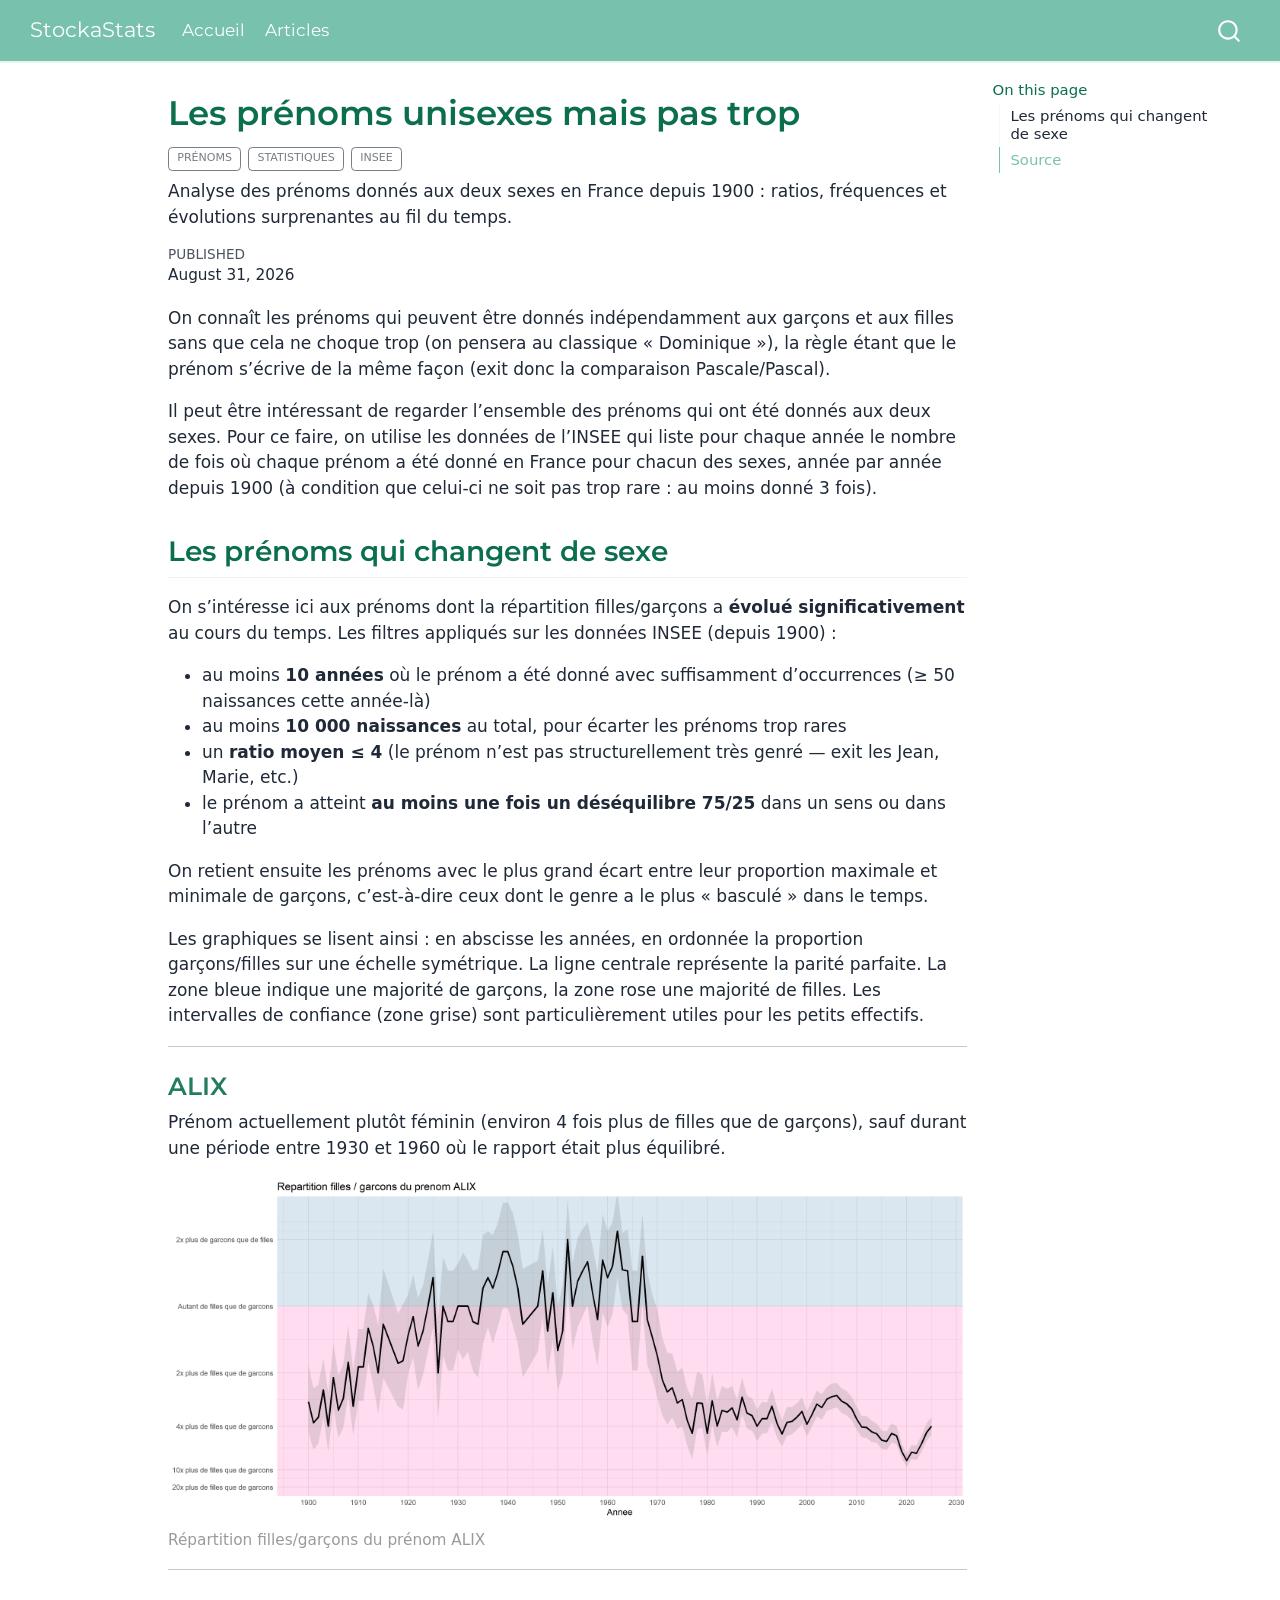
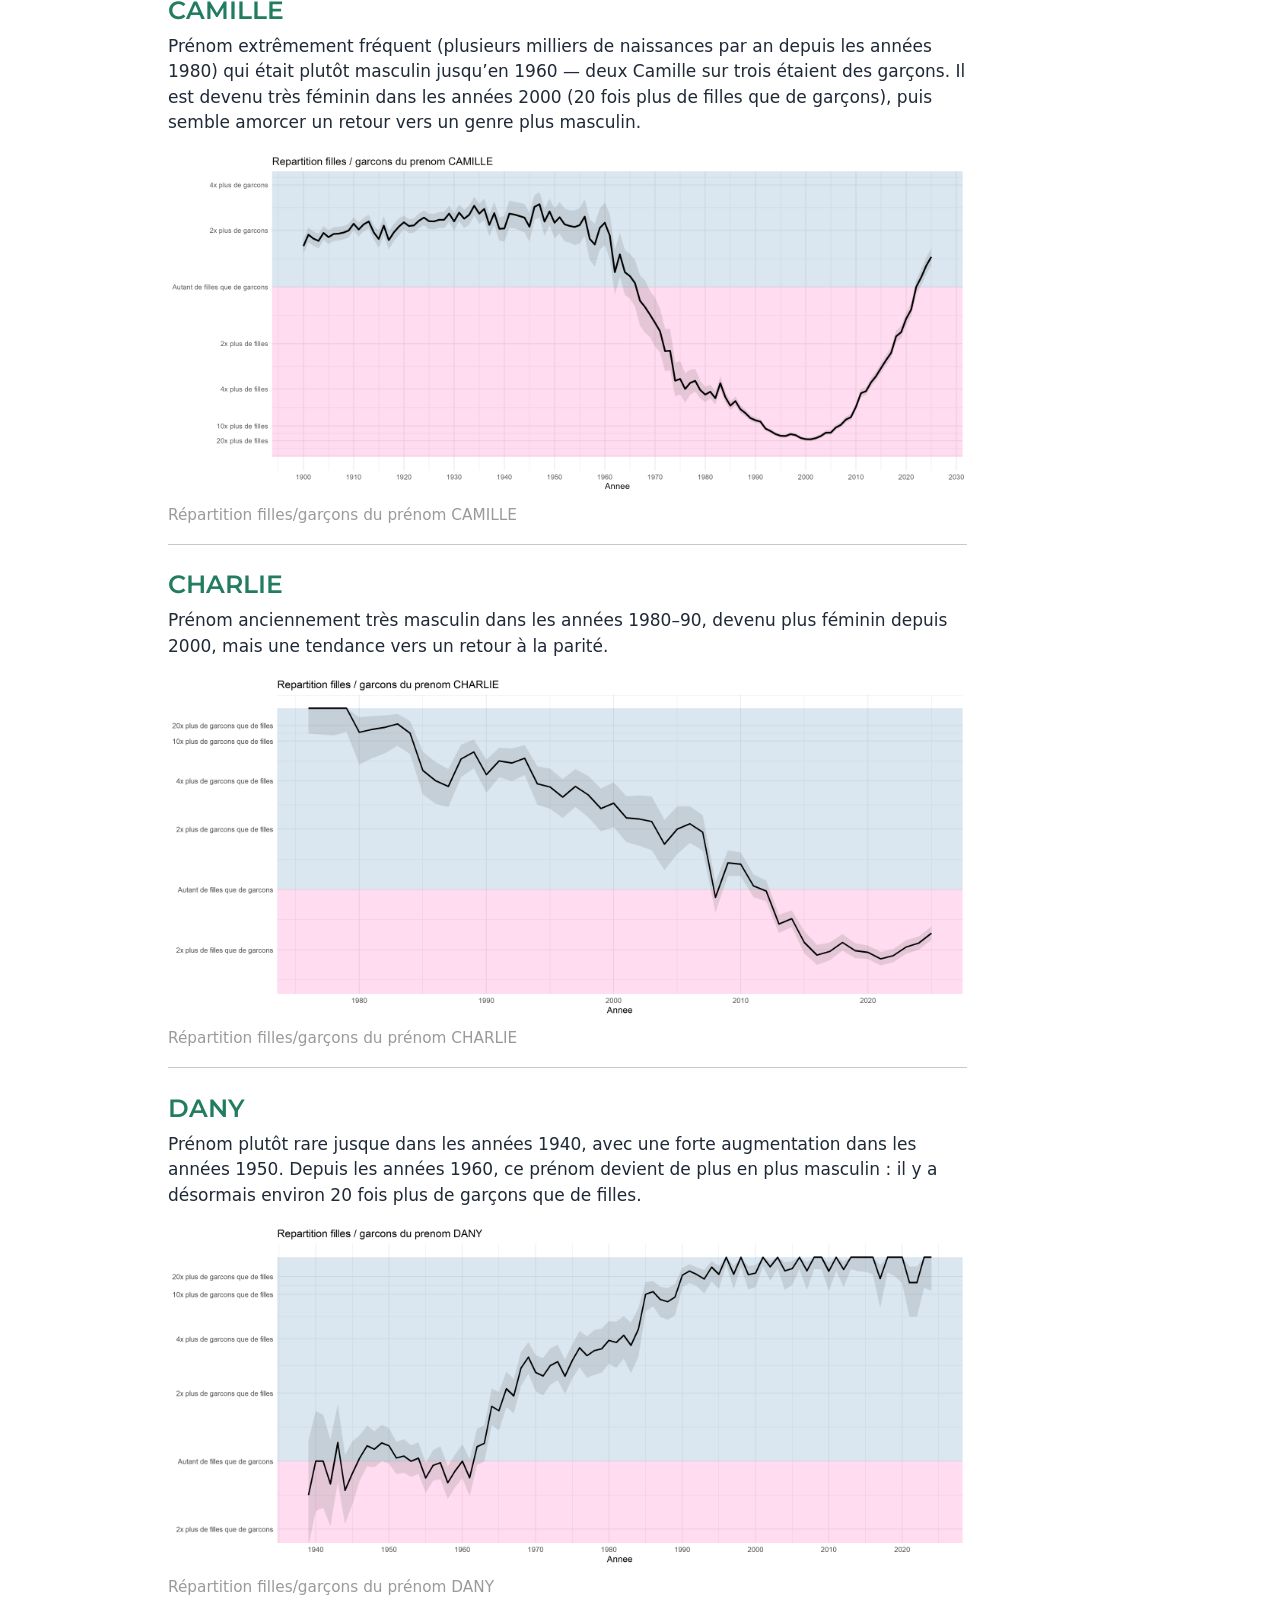
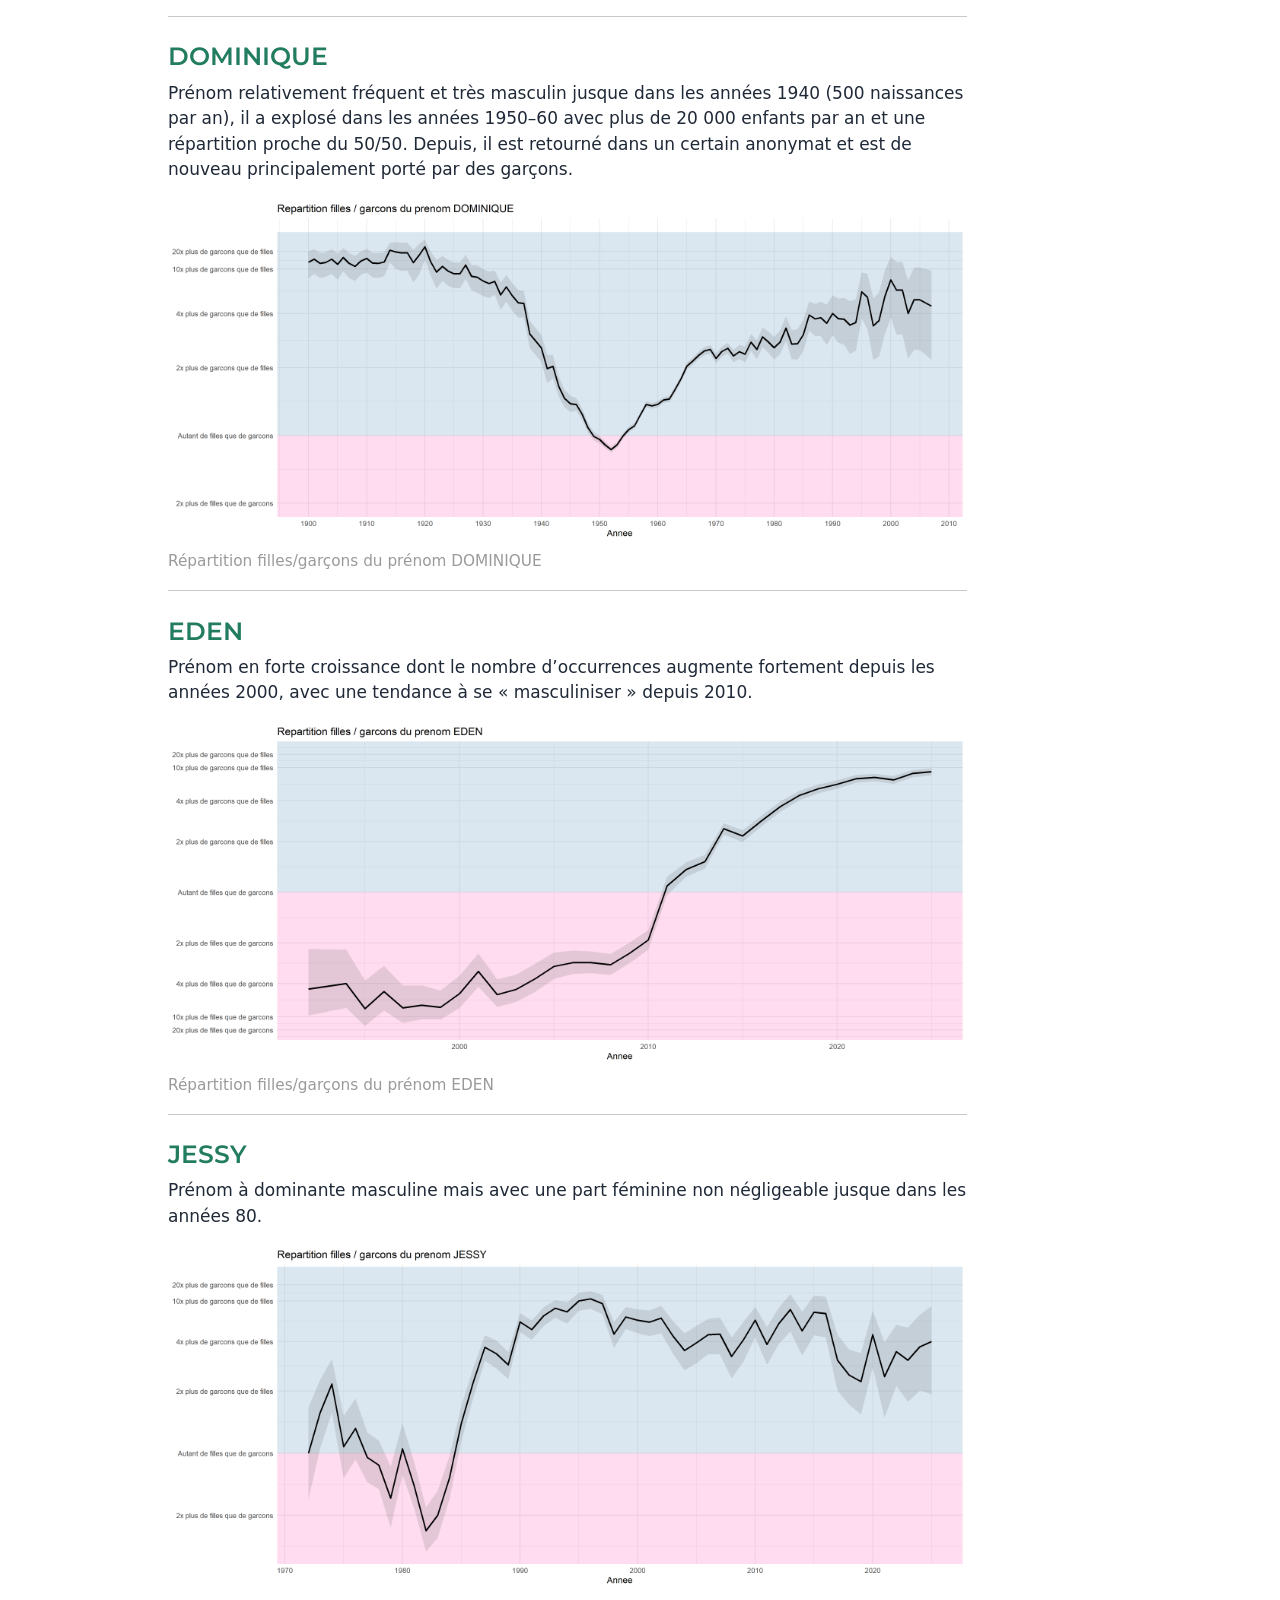
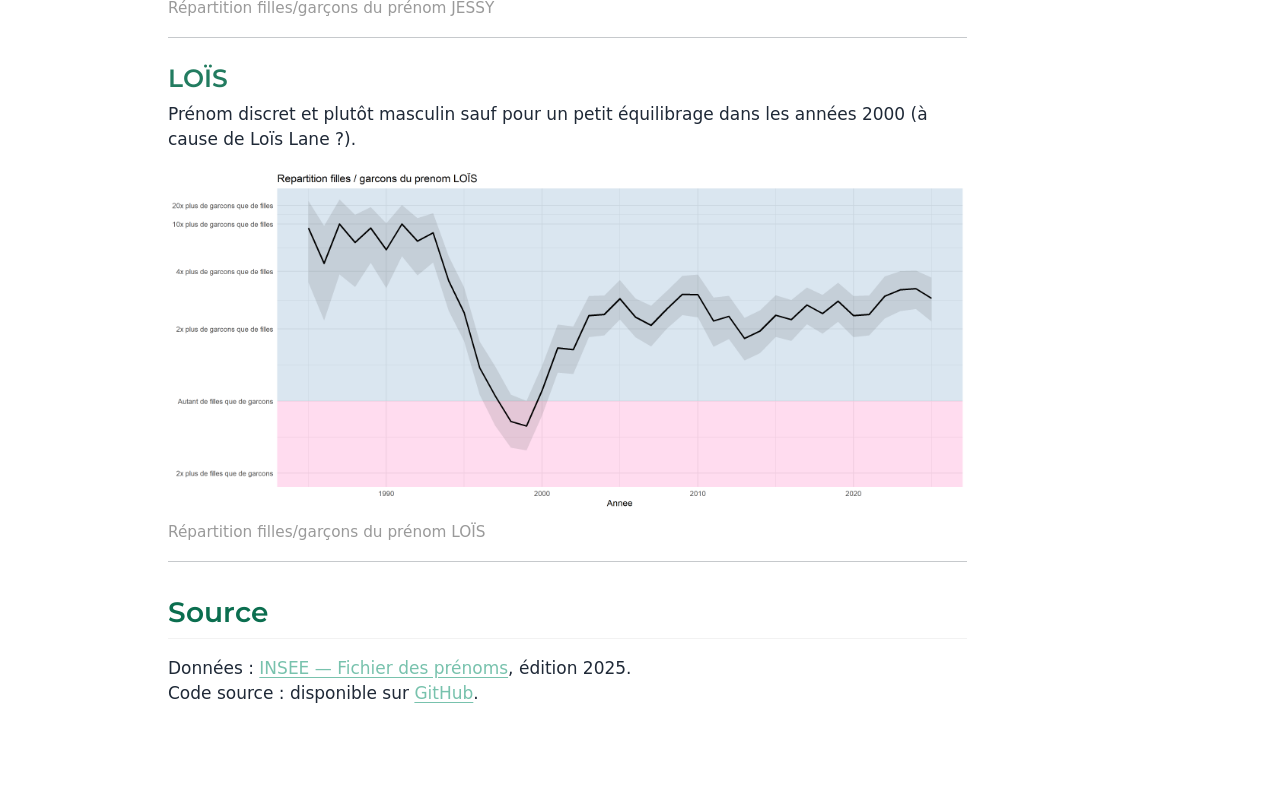
<file: docs/articles/prenoms-unisexes/index.html>
<!DOCTYPE html>
<html xmlns="http://www.w3.org/1999/xhtml" lang="en" xml:lang="en"><head>

<meta charset="utf-8">
<meta name="generator" content="quarto-1.10.18">

<meta name="viewport" content="width=device-width, initial-scale=1.0, user-scalable=yes">

<meta name="dcterms.date" content="2026-08-31">
<meta name="description" content="Analyse des prénoms donnés aux deux sexes en France depuis 1900 : ratios, fréquences et évolutions surprenantes au fil du temps.">

<title>Les prénoms unisexes mais pas trop – StockaStats</title>
<style>
/* Default styles provided by pandoc.
** See https://pandoc.org/MANUAL.html#variables-for-html for config info.
*/
span.smallcaps{font-variant: small-caps;}
div.columns{display: flex; gap: 1.5em;}
div.column{flex: auto;}
@media screen {
div.columns{gap: min(4vw, 1.5em);}
div.column{overflow-x: auto;}
}
div.hanging-indent{margin-left: 1.5em; text-indent: -1.5em;}
ul.task-list{list-style: none;}
ul.task-list li input[type="checkbox"] {
  width: 0.8em;
  margin: 0 0.8em 0.2em -1em; /* quarto-specific, see https://github.com/quarto-dev/quarto-cli/issues/4556 */ 
  vertical-align: middle;
}
</style>


<script src="../../site_libs/quarto-nav/quarto-nav.js"></script>
<script src="../../site_libs/quarto-nav/headroom.min.js"></script>
<script src="../../site_libs/clipboard/clipboard.min.js"></script>
<script src="../../site_libs/quarto-search/autocomplete.umd.js"></script>
<script src="../../site_libs/quarto-search/fuse.min.js"></script>
<script src="../../site_libs/quarto-search/quarto-search.js"></script>
<meta name="quarto:offset" content="../../">
<script src="../../site_libs/quarto-html/quarto.js" type="module"></script>
<script src="../../site_libs/quarto-html/tabsets/tabsets.js" type="module"></script>
<script src="../../site_libs/quarto-html/popper.min.js"></script>
<script src="../../site_libs/quarto-html/tippy.umd.min.js"></script>
<script src="../../site_libs/quarto-html/anchor.min.js"></script>
<link href="../../site_libs/quarto-html/tippy.css" rel="stylesheet">
<link href="../../site_libs/quarto-html/quarto-syntax-highlighting-64a204ab8560d761af7679ceaba22944.css" rel="stylesheet" id="quarto-text-highlighting-styles">
<script src="../../site_libs/bootstrap/bootstrap.min.js"></script>
<link href="../../site_libs/bootstrap/bootstrap-icons.css" rel="stylesheet">
<link href="../../site_libs/bootstrap/bootstrap-0c993683fdd6a26c1aa2f976085b22ef.min.css" rel="stylesheet" append-hash="true" id="quarto-bootstrap" data-mode="light">
<script id="quarto-search-options" type="application/json">{
  "location": "navbar",
  "copy-button": false,
  "collapse-after": 3,
  "panel-placement": "end",
  "type": "overlay",
  "limit": 50,
  "keyboard-shortcut": [
    "f",
    "/",
    "s"
  ],
  "show-item-context": false,
  "language": {
    "search-no-results-text": "No results",
    "search-matching-documents-text": "matching documents",
    "search-copy-link-title": "Copy link to search",
    "search-hide-matches-text": "Hide additional matches",
    "search-more-match-text": "more match in this document",
    "search-more-matches-text": "more matches in this document",
    "search-clear-button-title": "Clear",
    "search-text-placeholder": "",
    "search-detached-cancel-button-title": "Cancel",
    "search-submit-button-title": "Submit",
    "search-label": "Search"
  }
}</script>


<link rel="stylesheet" href="../../styles.css">
</head>

<body class="nav-fixed quarto-light">

<div id="quarto-search-results"></div>
  <header id="quarto-header" class="headroom fixed-top">
    <nav class="navbar navbar-expand-lg " data-bs-theme="dark">
      <div class="navbar-container container-fluid">
      <div class="navbar-brand-container mx-auto">
    <a class="navbar-brand" href="../../index.html">
    <span class="navbar-title">StockaStats</span>
    </a>
  </div>
            <div id="quarto-search" class="" title="Search"></div>
          <button class="navbar-toggler" type="button" data-bs-toggle="collapse" data-bs-target="#navbarCollapse" aria-controls="navbarCollapse" role="menu" aria-expanded="false" aria-label="Toggle navigation" onclick="if (window.quartoToggleHeadroom) { window.quartoToggleHeadroom(); }">
  <span class="navbar-toggler-icon"></span>
</button>
          <div class="collapse navbar-collapse" id="navbarCollapse">
            <ul class="navbar-nav navbar-nav-scroll me-auto">
  <li class="nav-item">
    <a class="nav-link" href="../../index.html"> 
<span class="menu-text">Accueil</span></a>
  </li>  
  <li class="nav-item">
    <a class="nav-link" href="../../articles/index.html"> 
<span class="menu-text">Articles</span></a>
  </li>  
</ul>
          </div> <!-- /navcollapse -->
            <div class="quarto-navbar-tools">
</div>
      </div> <!-- /container-fluid -->
    </nav>
</header>
<!-- content -->
<div id="quarto-content" class="quarto-container page-columns page-rows-contents page-layout-article page-navbar">
<!-- sidebar -->
<!-- margin-sidebar -->
    <div id="quarto-margin-sidebar" class="sidebar margin-sidebar">
        <nav id="TOC" role="doc-toc" class="toc-active">
    <h2 id="toc-title">On this page</h2>
   
  <ul>
  <li><a href="#les-prénoms-qui-changent-de-sexe" id="toc-les-prénoms-qui-changent-de-sexe" class="nav-link active" data-scroll-target="#les-prénoms-qui-changent-de-sexe">Les prénoms qui changent de sexe</a>
  <ul class="collapse">
  <li><a href="#alix" id="toc-alix" class="nav-link" data-scroll-target="#alix">ALIX</a></li>
  <li><a href="#camille" id="toc-camille" class="nav-link" data-scroll-target="#camille">CAMILLE</a></li>
  <li><a href="#charlie" id="toc-charlie" class="nav-link" data-scroll-target="#charlie">CHARLIE</a></li>
  <li><a href="#dany" id="toc-dany" class="nav-link" data-scroll-target="#dany">DANY</a></li>
  <li><a href="#dominique" id="toc-dominique" class="nav-link" data-scroll-target="#dominique">DOMINIQUE</a></li>
  <li><a href="#eden" id="toc-eden" class="nav-link" data-scroll-target="#eden">EDEN</a></li>
  <li><a href="#jessy" id="toc-jessy" class="nav-link" data-scroll-target="#jessy">JESSY</a></li>
  <li><a href="#loïs" id="toc-loïs" class="nav-link" data-scroll-target="#loïs">LOÏS</a></li>
  </ul></li>
  <li><a href="#source" id="toc-source" class="nav-link" data-scroll-target="#source">Source</a></li>
  </ul>
</nav>
    </div>
<!-- main -->
<main class="content" id="quarto-document-content">

<header id="title-block-header" class="quarto-title-block default">
<div class="quarto-title">
<h1 class="title">Les prénoms unisexes mais pas trop</h1>
  <div class="quarto-categories">
    <div class="quarto-category">prénoms</div>
    <div class="quarto-category">statistiques</div>
    <div class="quarto-category">INSEE</div>
  </div>
  </div>

<div>
  <div class="description">
    Analyse des prénoms donnés aux deux sexes en France depuis 1900 : ratios, fréquences et évolutions surprenantes au fil du temps.
  </div>
</div>


<div class="quarto-title-meta">

    
    <div>
    <div class="quarto-title-meta-heading">Published</div>
    <div class="quarto-title-meta-contents">
      <p class="date">August 31, 2026</p>
    </div>
  </div>
  
    
  </div>
  


</header>


<p>On connaît les prénoms qui peuvent être donnés indépendamment aux garçons et aux filles sans que cela ne choque trop (on pensera au classique « Dominique »), la règle étant que le prénom s’écrive de la même façon (exit donc la comparaison Pascale/Pascal).</p>
<p>Il peut être intéressant de regarder l’ensemble des prénoms qui ont été donnés aux deux sexes. Pour ce faire, on utilise les données de l’INSEE qui liste pour chaque année le nombre de fois où chaque prénom a été donné en France pour chacun des sexes, année par année depuis 1900 (à condition que celui-ci ne soit pas trop rare : au moins donné 3 fois).</p>
<section id="les-prénoms-qui-changent-de-sexe" class="level2">
<h2 class="anchored" data-anchor-id="les-prénoms-qui-changent-de-sexe">Les prénoms qui changent de sexe</h2>
<p>On s’intéresse ici aux prénoms dont la répartition filles/garçons a <strong>évolué significativement</strong> au cours du temps. Les filtres appliqués sur les données INSEE (depuis 1900) :</p>
<ul>
<li>au moins <strong>10 années</strong> où le prénom a été donné avec suffisamment d’occurrences (≥ 50 naissances cette année-là)</li>
<li>au moins <strong>10 000 naissances</strong> au total, pour écarter les prénoms trop rares</li>
<li>un <strong>ratio moyen ≤ 4</strong> (le prénom n’est pas structurellement très genré — exit les Jean, Marie, etc.)</li>
<li>le prénom a atteint <strong>au moins une fois un déséquilibre 75/25</strong> dans un sens ou dans l’autre</li>
</ul>
<p>On retient ensuite les prénoms avec le plus grand écart entre leur proportion maximale et minimale de garçons, c’est-à-dire ceux dont le genre a le plus « basculé » dans le temps.</p>
<p>Les graphiques se lisent ainsi : en abscisse les années, en ordonnée la proportion garçons/filles sur une échelle symétrique. La ligne centrale représente la parité parfaite. La zone bleue indique une majorité de garçons, la zone rose une majorité de filles. Les intervalles de confiance (zone grise) sont particulièrement utiles pour les petits effectifs.</p>
<hr>
<section id="alix" class="level3">
<h3 class="anchored" data-anchor-id="alix">ALIX</h3>
<p>Prénom actuellement plutôt féminin (environ 4 fois plus de filles que de garçons), sauf durant une période entre 1930 et 1960 où le rapport était plus équilibré.</p>
<div class="quarto-figure quarto-figure-center">
<figure class="figure">
<p><img src="ALIX.png" class="img-fluid figure-img"></p>
<figcaption>Répartition filles/garçons du prénom ALIX</figcaption>
</figure>
</div>
<hr>
</section>
<section id="camille" class="level3">
<h3 class="anchored" data-anchor-id="camille">CAMILLE</h3>
<p>Prénom extrêmement fréquent (plusieurs milliers de naissances par an depuis les années 1980) qui était plutôt masculin jusqu’en 1960 — deux Camille sur trois étaient des garçons. Il est devenu très féminin dans les années 2000 (20 fois plus de filles que de garçons), puis semble amorcer un retour vers un genre plus masculin.</p>
<div class="quarto-figure quarto-figure-center">
<figure class="figure">
<p><img src="CAMILLE.png" class="img-fluid figure-img"></p>
<figcaption>Répartition filles/garçons du prénom CAMILLE</figcaption>
</figure>
</div>
<hr>
</section>
<section id="charlie" class="level3">
<h3 class="anchored" data-anchor-id="charlie">CHARLIE</h3>
<p>Prénom anciennement très masculin dans les années 1980–90, devenu plus féminin depuis 2000, mais une tendance vers un retour à la parité.</p>
<div class="quarto-figure quarto-figure-center">
<figure class="figure">
<p><img src="CHARLIE.png" class="img-fluid figure-img"></p>
<figcaption>Répartition filles/garçons du prénom CHARLIE</figcaption>
</figure>
</div>
<hr>
</section>
<section id="dany" class="level3">
<h3 class="anchored" data-anchor-id="dany">DANY</h3>
<p>Prénom plutôt rare jusque dans les années 1940, avec une forte augmentation dans les années 1950. Depuis les années 1960, ce prénom devient de plus en plus masculin : il y a désormais environ 20 fois plus de garçons que de filles.</p>
<div class="quarto-figure quarto-figure-center">
<figure class="figure">
<p><img src="DANY.png" class="img-fluid figure-img"></p>
<figcaption>Répartition filles/garçons du prénom DANY</figcaption>
</figure>
</div>
<hr>
</section>
<section id="dominique" class="level3">
<h3 class="anchored" data-anchor-id="dominique">DOMINIQUE</h3>
<p>Prénom relativement fréquent et très masculin jusque dans les années 1940 (500 naissances par an), il a explosé dans les années 1950–60 avec plus de 20 000 enfants par an et une répartition proche du 50/50. Depuis, il est retourné dans un certain anonymat et est de nouveau principalement porté par des garçons.</p>
<div class="quarto-figure quarto-figure-center">
<figure class="figure">
<p><img src="DOMINIQUE.png" class="img-fluid figure-img"></p>
<figcaption>Répartition filles/garçons du prénom DOMINIQUE</figcaption>
</figure>
</div>
<hr>
</section>
<section id="eden" class="level3">
<h3 class="anchored" data-anchor-id="eden">EDEN</h3>
<p>Prénom en forte croissance dont le nombre d’occurrences augmente fortement depuis les années 2000, avec une tendance à se « masculiniser » depuis 2010.</p>
<div class="quarto-figure quarto-figure-center">
<figure class="figure">
<p><img src="EDEN.png" class="img-fluid figure-img"></p>
<figcaption>Répartition filles/garçons du prénom EDEN</figcaption>
</figure>
</div>
<hr>
</section>
<section id="jessy" class="level3">
<h3 class="anchored" data-anchor-id="jessy">JESSY</h3>
<p>Prénom à dominante masculine mais avec une part féminine non négligeable jusque dans les années 80.</p>
<div class="quarto-figure quarto-figure-center">
<figure class="figure">
<p><img src="JESSY.png" class="img-fluid figure-img"></p>
<figcaption>Répartition filles/garçons du prénom JESSY</figcaption>
</figure>
</div>
<hr>
</section>
<section id="loïs" class="level3">
<h3 class="anchored" data-anchor-id="loïs">LOÏS</h3>
<p>Prénom discret et plutôt masculin sauf pour un petit équilibrage dans les années 2000 (à cause de Loïs Lane ?).</p>
<div class="quarto-figure quarto-figure-center">
<figure class="figure">
<p><img src="LOÏS.png" class="img-fluid figure-img"></p>
<figcaption>Répartition filles/garçons du prénom LOÏS</figcaption>
</figure>
</div>
<hr>
</section>
</section>
<section id="source" class="level2">
<h2 class="anchored" data-anchor-id="source">Source</h2>
<p>Données : <a href="https://www.insee.fr/fr/statistiques/7633685">INSEE — Fichier des prénoms</a>, édition 2025.<br>
Code source : disponible sur <a href="https://github.com/AAudes/Prenom_genre">GitHub</a>.</p>


</section>

</main> <!-- /main -->
<script id="quarto-html-after-body" type="application/javascript">
  window.document.addEventListener("DOMContentLoaded", function (event) {
    const icon = "";
    const anchorJS = new window.AnchorJS();
    anchorJS.options = {
      placement: 'right',
      icon: icon
    };
    anchorJS.add('.anchored');
    const isCodeAnnotation = (el) => {
      for (const clz of el.classList) {
        if (clz.startsWith('code-annotation-')) {                     
          return true;
        }
      }
      return false;
    }
    const onCopySuccess = function(e) {
      // button target
      const button = e.trigger;
      // don't keep focus
      button.blur();
      // flash "checked"
      button.classList.add('code-copy-button-checked');
      var currentTitle = button.getAttribute("title");
      button.setAttribute("title", "Copied!");
      let tooltip;
      if (window.bootstrap) {
        button.setAttribute("data-bs-toggle", "tooltip");
        button.setAttribute("data-bs-placement", "left");
        button.setAttribute("data-bs-title", "Copied!");
        tooltip = new bootstrap.Tooltip(button, 
          { trigger: "manual", 
            customClass: "code-copy-button-tooltip",
            offset: [0, -8]});
        tooltip.show();    
      }
      setTimeout(function() {
        if (tooltip) {
          tooltip.hide();
          button.removeAttribute("data-bs-title");
          button.removeAttribute("data-bs-toggle");
          button.removeAttribute("data-bs-placement");
        }
        button.setAttribute("title", currentTitle);
        button.classList.remove('code-copy-button-checked');
      }, 1000);
      // clear code selection
      e.clearSelection();
    }
    const getTextToCopy = function(trigger) {
      const outerScaffold = trigger.parentElement.cloneNode(true);
      const codeEl = outerScaffold.querySelector('code');
      for (const childEl of codeEl.children) {
        if (isCodeAnnotation(childEl)) {
          childEl.remove();
        }
      }
      return codeEl.innerText;
    }
    const clipboard = new window.ClipboardJS('.code-copy-button:not([data-in-quarto-modal])', {
      text: getTextToCopy
    });
    clipboard.on('success', onCopySuccess);
    if (window.document.getElementById('quarto-embedded-source-code-modal')) {
      const clipboardModal = new window.ClipboardJS('.code-copy-button[data-in-quarto-modal]', {
        text: getTextToCopy,
        container: window.document.getElementById('quarto-embedded-source-code-modal')
      });
      clipboardModal.on('success', onCopySuccess);
    }
      var localhostRegex = new RegExp(/^(?:http|https):\/\/localhost\:?[0-9]*\//);
      var mailtoRegex = new RegExp(/^mailto:/);
        var filterRegex = new RegExp("https:\/\/aaudes\.github\.io\/stockastats\.github\.io");
      var isInternal = (href) => {
          return filterRegex.test(href) || localhostRegex.test(href) || mailtoRegex.test(href);
      }
      // Inspect non-navigation links and adorn them if external
     var links = window.document.querySelectorAll('a[href]:not(.nav-link):not(.navbar-brand):not(.toc-action):not(.sidebar-link):not(.sidebar-item-toggle):not(.pagination-link):not(.no-external):not([aria-hidden]):not(.dropdown-item):not(.quarto-navigation-tool):not(.about-link)');
      for (var i=0; i<links.length; i++) {
        const link = links[i];
        if (!isInternal(link.href)) {
          // undo the damage that might have been done by quarto-nav.js in the case of
          // links that we want to consider external
          if (link.dataset.originalHref !== undefined) {
            link.href = link.dataset.originalHref;
          }
        }
      }
    function tippyHover(el, contentFn, onTriggerFn, onUntriggerFn) {
      const config = {
        allowHTML: true,
        maxWidth: 500,
        delay: 100,
        arrow: false,
        appendTo: function(el) {
            return el.parentElement;
        },
        interactive: true,
        interactiveBorder: 10,
        theme: 'quarto',
        placement: 'bottom-start',
      };
      if (contentFn) {
        config.content = contentFn;
      }
      if (onTriggerFn) {
        config.onTrigger = onTriggerFn;
      }
      if (onUntriggerFn) {
        config.onUntrigger = onUntriggerFn;
      }
      window.tippy(el, config); 
    }
    const noterefs = window.document.querySelectorAll('a[role="doc-noteref"]');
    for (var i=0; i<noterefs.length; i++) {
      const ref = noterefs[i];
      tippyHover(ref, function() {
        // use id or data attribute instead here
        let href = ref.getAttribute('data-footnote-href') || ref.getAttribute('href');
        try { href = new URL(href).hash; } catch {}
        const id = href.replace(/^#\/?/, "");
        const note = window.document.getElementById(id);
        if (note) {
          return note.innerHTML;
        } else {
          return "";
        }
      });
    }
    const xrefs = window.document.querySelectorAll('a.quarto-xref');
    const processXRef = (id, note) => {
      // Strip column container classes
      const stripColumnClz = (el) => {
        el.classList.remove("page-full", "page-columns");
        if (el.children) {
          for (const child of el.children) {
            stripColumnClz(child);
          }
        }
      }
      stripColumnClz(note)
      if (id === null || id.startsWith('sec-')) {
        // Special case sections, only their first couple elements
        const container = document.createElement("div");
        if (note.children && note.children.length > 2) {
          container.appendChild(note.children[0].cloneNode(true));
          for (let i = 1; i < note.children.length; i++) {
            const child = note.children[i];
            if (child.tagName === "P" && child.innerText === "") {
              continue;
            } else {
              container.appendChild(child.cloneNode(true));
              break;
            }
          }
          if (window.Quarto?.typesetMath) {
            window.Quarto.typesetMath(container);
          }
          return container.innerHTML
        } else {
          if (window.Quarto?.typesetMath) {
            window.Quarto.typesetMath(note);
          }
          return note.innerHTML;
        }
      } else {
        // Remove any anchor links if they are present
        const anchorLink = note.querySelector('a.anchorjs-link');
        if (anchorLink) {
          anchorLink.remove();
        }
        if (window.Quarto?.typesetMath) {
          window.Quarto.typesetMath(note);
        }
        if (note.classList.contains("callout")) {
          return note.outerHTML;
        } else {
          return note.innerHTML;
        }
      }
    }
    for (var i=0; i<xrefs.length; i++) {
      const xref = xrefs[i];
      tippyHover(xref, undefined, function(instance) {
        instance.disable();
        let url = xref.getAttribute('href');
        let hash = undefined; 
        if (url.startsWith('#')) {
          hash = url;
        } else {
          try { hash = new URL(url).hash; } catch {}
        }
        if (hash) {
          const id = hash.replace(/^#\/?/, "");
          const note = window.document.getElementById(id);
          if (note !== null) {
            try {
              const html = processXRef(id, note.cloneNode(true));
              instance.setContent(html);
            } finally {
              instance.enable();
              instance.show();
            }
          } else {
            // See if we can fetch this
            fetch(url.split('#')[0])
            .then(res => res.text())
            .then(html => {
              const parser = new DOMParser();
              const htmlDoc = parser.parseFromString(html, "text/html");
              const note = htmlDoc.getElementById(id);
              if (note !== null) {
                const html = processXRef(id, note);
                instance.setContent(html);
              } 
            }).finally(() => {
              instance.enable();
              instance.show();
            });
          }
        } else {
          // See if we can fetch a full url (with no hash to target)
          // This is a special case and we should probably do some content thinning / targeting
          fetch(url)
          .then(res => res.text())
          .then(html => {
            const parser = new DOMParser();
            const htmlDoc = parser.parseFromString(html, "text/html");
            const note = htmlDoc.querySelector('main.content');
            if (note !== null) {
              // This should only happen for chapter cross references
              // (since there is no id in the URL)
              // remove the first header
              if (note.children.length > 0 && note.children[0].tagName === "HEADER") {
                note.children[0].remove();
              }
              const html = processXRef(null, note);
              instance.setContent(html);
            } 
          }).finally(() => {
            instance.enable();
            instance.show();
          });
        }
      }, function(instance) {
      });
    }
        let selectedAnnoteEl;
        const selectorForAnnotation = ( cell, annotation) => {
          let cellAttr = 'data-code-cell="' + cell + '"';
          let lineAttr = 'data-code-annotation="' +  annotation + '"';
          const selector = 'span[' + cellAttr + '][' + lineAttr + ']';
          return selector;
        }
        const selectCodeLines = (annoteEl) => {
          const doc = window.document;
          const targetCell = annoteEl.getAttribute("data-target-cell");
          const targetAnnotation = annoteEl.getAttribute("data-target-annotation");
          const annoteSpan = window.document.querySelector(selectorForAnnotation(targetCell, targetAnnotation));
          const lines = annoteSpan.getAttribute("data-code-lines").split(",");
          const lineIds = lines.map((line) => {
            return targetCell + "-" + line;
          })
          let top = null;
          let height = null;
          let parent = null;
          if (lineIds.length > 0) {
              //compute the position of the single el (top and bottom and make a div)
              const el = window.document.getElementById(lineIds[0]);
              top = el.offsetTop;
              height = el.offsetHeight;
              parent = el.parentElement.parentElement;
            if (lineIds.length > 1) {
              const lastEl = window.document.getElementById(lineIds[lineIds.length - 1]);
              const bottom = lastEl.offsetTop + lastEl.offsetHeight;
              height = bottom - top;
            }
            if (top !== null && height !== null && parent !== null) {
              // cook up a div (if necessary) and position it 
              let div = window.document.getElementById("code-annotation-line-highlight");
              if (div === null) {
                div = window.document.createElement("div");
                div.setAttribute("id", "code-annotation-line-highlight");
                div.style.position = 'absolute';
                parent.appendChild(div);
              }
              div.style.top = top - 2 + "px";
              div.style.height = height + 4 + "px";
              div.style.left = 0;
              let gutterDiv = window.document.getElementById("code-annotation-line-highlight-gutter");
              if (gutterDiv === null) {
                gutterDiv = window.document.createElement("div");
                gutterDiv.setAttribute("id", "code-annotation-line-highlight-gutter");
                gutterDiv.style.position = 'absolute';
                const codeCell = window.document.getElementById(targetCell);
                const gutter = codeCell.querySelector('.code-annotation-gutter');
                gutter.appendChild(gutterDiv);
              }
              gutterDiv.style.top = top - 2 + "px";
              gutterDiv.style.height = height + 4 + "px";
            }
            selectedAnnoteEl = annoteEl;
          }
        };
        const unselectCodeLines = () => {
          const elementsIds = ["code-annotation-line-highlight", "code-annotation-line-highlight-gutter"];
          elementsIds.forEach((elId) => {
            const div = window.document.getElementById(elId);
            if (div) {
              div.remove();
            }
          });
          selectedAnnoteEl = undefined;
        };
          // Handle positioning of the toggle
      window.addEventListener(
        "resize",
        throttle(() => {
          elRect = undefined;
          if (selectedAnnoteEl) {
            selectCodeLines(selectedAnnoteEl);
          }
        }, 10)
      );
      function throttle(fn, ms) {
      let throttle = false;
      let timer;
        return (...args) => {
          if(!throttle) { // first call gets through
              fn.apply(this, args);
              throttle = true;
          } else { // all the others get throttled
              if(timer) clearTimeout(timer); // cancel #2
              timer = setTimeout(() => {
                fn.apply(this, args);
                timer = throttle = false;
              }, ms);
          }
        };
      }
        // Attach click handler to the DT
        const annoteDls = window.document.querySelectorAll('dt[data-target-cell]');
        for (const annoteDlNode of annoteDls) {
          annoteDlNode.addEventListener('click', (event) => {
            const clickedEl = event.target;
            if (clickedEl !== selectedAnnoteEl) {
              unselectCodeLines();
              const activeEl = window.document.querySelector('dt[data-target-cell].code-annotation-active');
              if (activeEl) {
                activeEl.classList.remove('code-annotation-active');
              }
              selectCodeLines(clickedEl);
              clickedEl.classList.add('code-annotation-active');
            } else {
              // Unselect the line
              unselectCodeLines();
              clickedEl.classList.remove('code-annotation-active');
            }
          });
        }
    const findCites = (el) => {
      const parentEl = el.parentElement;
      if (parentEl) {
        const cites = parentEl.dataset.cites;
        if (cites) {
          return {
            el,
            cites: cites.split(' ')
          };
        } else {
          return findCites(el.parentElement)
        }
      } else {
        return undefined;
      }
    };
    var bibliorefs = window.document.querySelectorAll('a[role="doc-biblioref"]');
    for (var i=0; i<bibliorefs.length; i++) {
      const ref = bibliorefs[i];
      const citeInfo = findCites(ref);
      if (citeInfo) {
        tippyHover(citeInfo.el, function() {
          var popup = window.document.createElement('div');
          citeInfo.cites.forEach(function(cite) {
            var citeDiv = window.document.createElement('div');
            citeDiv.classList.add('hanging-indent');
            citeDiv.classList.add('csl-entry');
            var biblioDiv = window.document.getElementById('ref-' + cite);
            if (biblioDiv) {
              citeDiv.innerHTML = biblioDiv.innerHTML;
            }
            popup.appendChild(citeDiv);
          });
          return popup.innerHTML;
        });
      }
    }
  });
  </script>
</div> <!-- /content -->




</body></html>
</file>
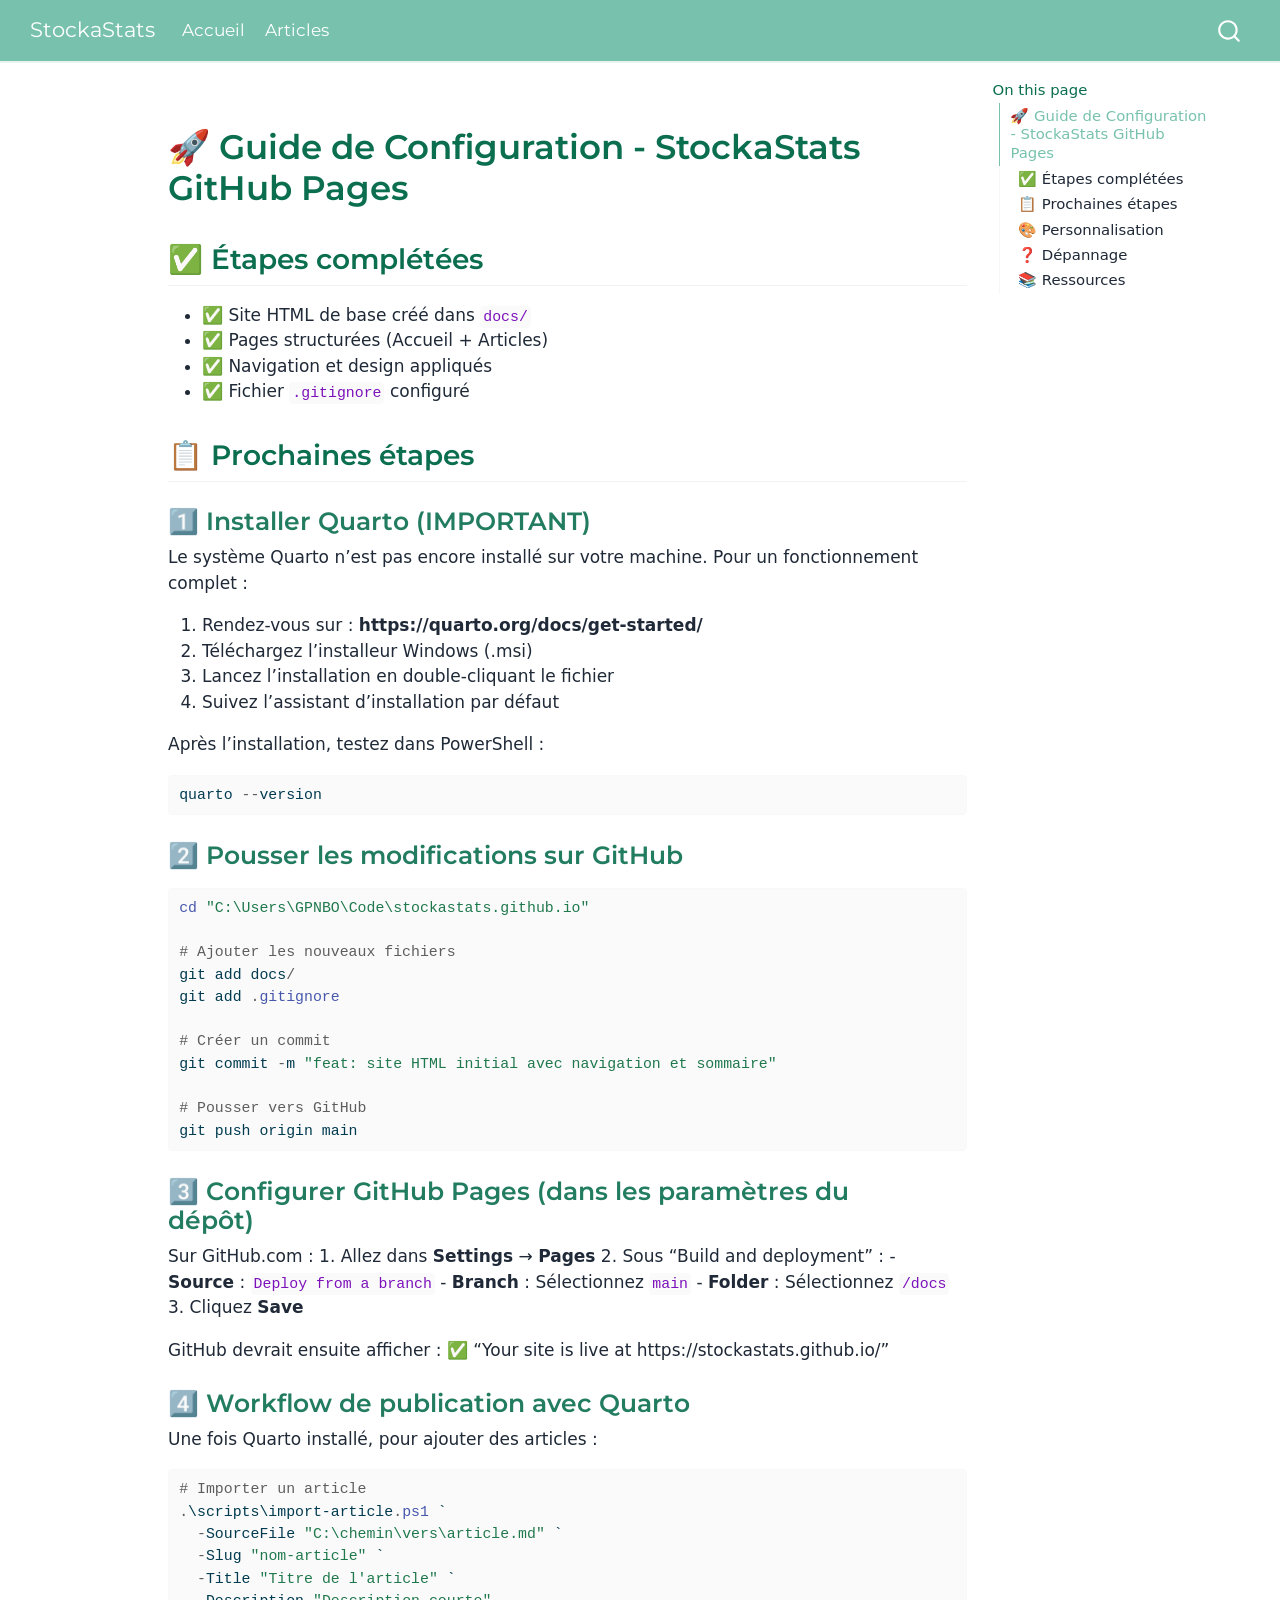
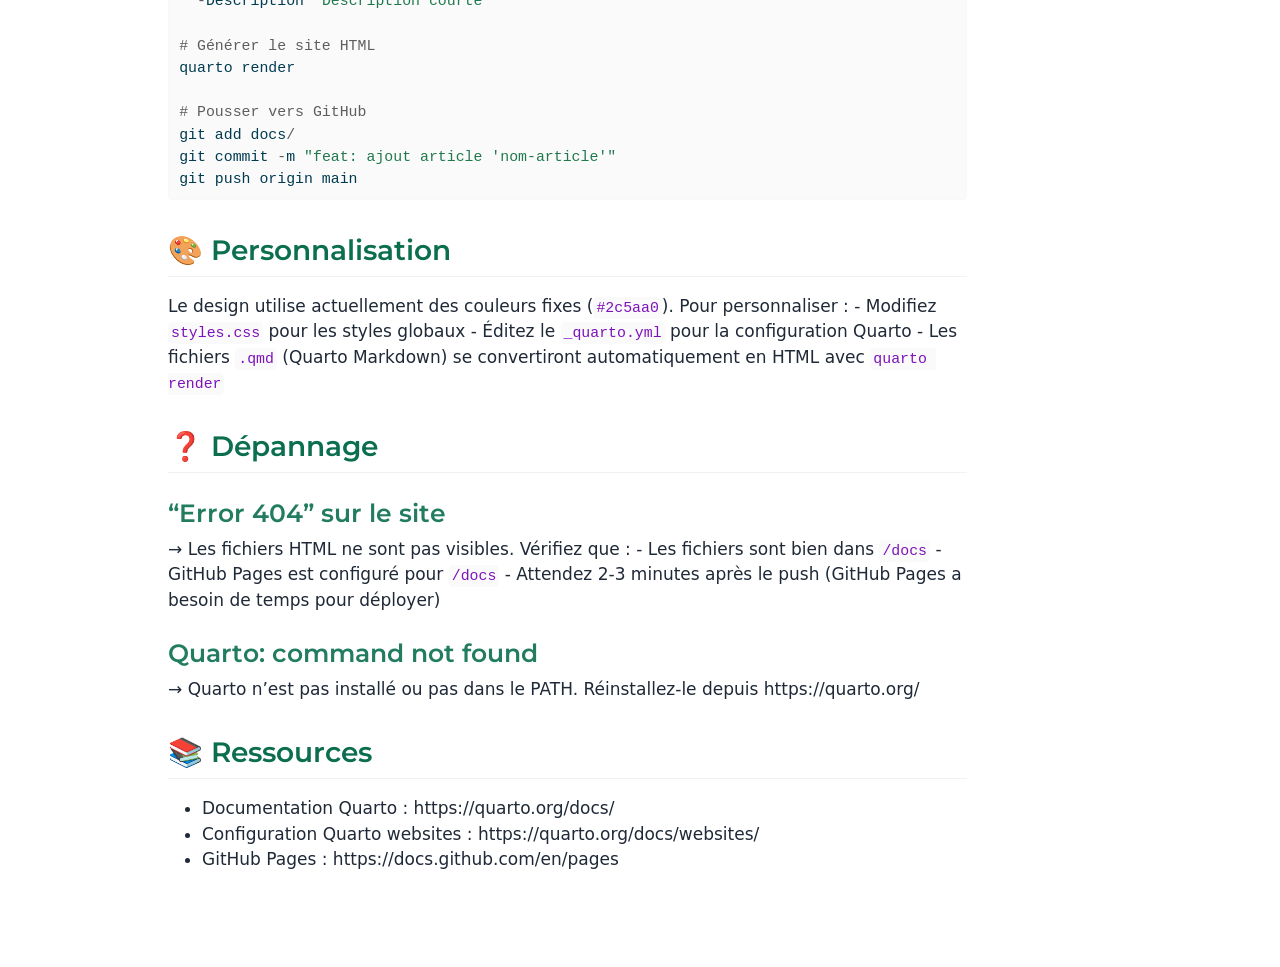
<file: docs/INSTALLATION.html>
<!DOCTYPE html>
<html xmlns="http://www.w3.org/1999/xhtml" lang="en" xml:lang="en"><head>

<meta charset="utf-8">
<meta name="generator" content="quarto-1.10.18">

<meta name="viewport" content="width=device-width, initial-scale=1.0, user-scalable=yes">


<title>installation – StockaStats</title>
<style>
/* Default styles provided by pandoc.
** See https://pandoc.org/MANUAL.html#variables-for-html for config info.
*/
span.smallcaps{font-variant: small-caps;}
div.columns{display: flex; gap: 1.5em;}
div.column{flex: auto;}
@media screen {
div.columns{gap: min(4vw, 1.5em);}
div.column{overflow-x: auto;}
}
div.hanging-indent{margin-left: 1.5em; text-indent: -1.5em;}
ul.task-list{list-style: none;}
ul.task-list li input[type="checkbox"] {
  width: 0.8em;
  margin: 0 0.8em 0.2em -1em; /* quarto-specific, see https://github.com/quarto-dev/quarto-cli/issues/4556 */ 
  vertical-align: middle;
}
/* CSS for syntax highlighting */
html { -webkit-text-size-adjust: 100%; }
pre > code.sourceCode { white-space: pre; position: relative; }
pre > code.sourceCode > span { display: inline-block; line-height: 1.25; }
pre > code.sourceCode > span:empty { height: 1.2em; }
.sourceCode { overflow: visible; }
code.sourceCode > span { color: inherit; text-decoration: inherit; }
div.sourceCode { margin: 1em 0; }
pre.sourceCode { margin: 0; }
@media screen {
div.sourceCode { overflow: auto; }
}
@media print {
pre > code.sourceCode { white-space: pre-wrap; }
pre > code.sourceCode > span { text-indent: -5em; padding-left: 5em; }
}
pre.numberSource code
  { counter-reset: source-line 0; }
pre.numberSource code > span
  { position: relative; left: -4em; counter-increment: source-line; }
pre.numberSource code > span > a:first-child::before
  { content: counter(source-line);
    position: relative; left: -1em; text-align: right; vertical-align: baseline;
    border: none; display: inline-block;
    -webkit-touch-callout: none; -webkit-user-select: none;
    -khtml-user-select: none; -moz-user-select: none;
    -ms-user-select: none; user-select: none;
    padding: 0 4px; width: 4em;
  }
pre.numberSource { margin-left: 3em;  padding-left: 4px; }
div.sourceCode
  {   }
@media screen {
pre > code.sourceCode > span > a:first-child::before { text-decoration: underline; }
}
</style>


<script src="site_libs/quarto-nav/quarto-nav.js"></script>
<script src="site_libs/quarto-nav/headroom.min.js"></script>
<script src="site_libs/clipboard/clipboard.min.js"></script>
<script src="site_libs/quarto-search/autocomplete.umd.js"></script>
<script src="site_libs/quarto-search/fuse.min.js"></script>
<script src="site_libs/quarto-search/quarto-search.js"></script>
<meta name="quarto:offset" content="./">
<script src="site_libs/quarto-html/quarto.js" type="module"></script>
<script src="site_libs/quarto-html/tabsets/tabsets.js" type="module"></script>
<script src="site_libs/quarto-html/popper.min.js"></script>
<script src="site_libs/quarto-html/tippy.umd.min.js"></script>
<script src="site_libs/quarto-html/anchor.min.js"></script>
<link href="site_libs/quarto-html/tippy.css" rel="stylesheet">
<link href="site_libs/quarto-html/quarto-syntax-highlighting-64a204ab8560d761af7679ceaba22944.css" rel="stylesheet" id="quarto-text-highlighting-styles">
<script src="site_libs/bootstrap/bootstrap.min.js"></script>
<link href="site_libs/bootstrap/bootstrap-icons.css" rel="stylesheet">
<link href="site_libs/bootstrap/bootstrap-0c993683fdd6a26c1aa2f976085b22ef.min.css" rel="stylesheet" append-hash="true" id="quarto-bootstrap" data-mode="light">
<script id="quarto-search-options" type="application/json">{
  "location": "navbar",
  "copy-button": false,
  "collapse-after": 3,
  "panel-placement": "end",
  "type": "overlay",
  "limit": 50,
  "keyboard-shortcut": [
    "f",
    "/",
    "s"
  ],
  "show-item-context": false,
  "language": {
    "search-no-results-text": "No results",
    "search-matching-documents-text": "matching documents",
    "search-copy-link-title": "Copy link to search",
    "search-hide-matches-text": "Hide additional matches",
    "search-more-match-text": "more match in this document",
    "search-more-matches-text": "more matches in this document",
    "search-clear-button-title": "Clear",
    "search-text-placeholder": "",
    "search-detached-cancel-button-title": "Cancel",
    "search-submit-button-title": "Submit",
    "search-label": "Search"
  }
}</script>


<link rel="stylesheet" href="styles.css">
</head>

<body class="nav-fixed quarto-light">

<div id="quarto-search-results"></div>
  <header id="quarto-header" class="headroom fixed-top">
    <nav class="navbar navbar-expand-lg " data-bs-theme="dark">
      <div class="navbar-container container-fluid">
      <div class="navbar-brand-container mx-auto">
    <a class="navbar-brand" href="./index.html">
    <span class="navbar-title">StockaStats</span>
    </a>
  </div>
            <div id="quarto-search" class="" title="Search"></div>
          <button class="navbar-toggler" type="button" data-bs-toggle="collapse" data-bs-target="#navbarCollapse" aria-controls="navbarCollapse" role="menu" aria-expanded="false" aria-label="Toggle navigation" onclick="if (window.quartoToggleHeadroom) { window.quartoToggleHeadroom(); }">
  <span class="navbar-toggler-icon"></span>
</button>
          <div class="collapse navbar-collapse" id="navbarCollapse">
            <ul class="navbar-nav navbar-nav-scroll me-auto">
  <li class="nav-item">
    <a class="nav-link" href="./index.html"> 
<span class="menu-text">Accueil</span></a>
  </li>  
  <li class="nav-item">
    <a class="nav-link" href="./articles/index.html"> 
<span class="menu-text">Articles</span></a>
  </li>  
</ul>
          </div> <!-- /navcollapse -->
            <div class="quarto-navbar-tools">
</div>
      </div> <!-- /container-fluid -->
    </nav>
</header>
<!-- content -->
<div id="quarto-content" class="quarto-container page-columns page-rows-contents page-layout-article page-navbar">
<!-- sidebar -->
<!-- margin-sidebar -->
    <div id="quarto-margin-sidebar" class="sidebar margin-sidebar">
        <nav id="TOC" role="doc-toc" class="toc-active">
    <h2 id="toc-title">On this page</h2>
   
  <ul>
  <li><a href="#guide-de-configuration---stockastats-github-pages" id="toc-guide-de-configuration---stockastats-github-pages" class="nav-link active" data-scroll-target="#guide-de-configuration---stockastats-github-pages">🚀 Guide de Configuration - StockaStats GitHub Pages</a>
  <ul class="collapse">
  <li><a href="#étapes-complétées" id="toc-étapes-complétées" class="nav-link" data-scroll-target="#étapes-complétées">✅ Étapes complétées</a></li>
  <li><a href="#prochaines-étapes" id="toc-prochaines-étapes" class="nav-link" data-scroll-target="#prochaines-étapes">📋 Prochaines étapes</a>
  <ul class="collapse">
  <li><a href="#installer-quarto-important" id="toc-installer-quarto-important" class="nav-link" data-scroll-target="#installer-quarto-important">1️⃣ Installer Quarto (IMPORTANT)</a></li>
  <li><a href="#pousser-les-modifications-sur-github" id="toc-pousser-les-modifications-sur-github" class="nav-link" data-scroll-target="#pousser-les-modifications-sur-github">2️⃣ Pousser les modifications sur GitHub</a></li>
  <li><a href="#configurer-github-pages-dans-les-paramètres-du-dépôt" id="toc-configurer-github-pages-dans-les-paramètres-du-dépôt" class="nav-link" data-scroll-target="#configurer-github-pages-dans-les-paramètres-du-dépôt">3️⃣ Configurer GitHub Pages (dans les paramètres du dépôt)</a></li>
  <li><a href="#workflow-de-publication-avec-quarto" id="toc-workflow-de-publication-avec-quarto" class="nav-link" data-scroll-target="#workflow-de-publication-avec-quarto">4️⃣ Workflow de publication avec Quarto</a></li>
  </ul></li>
  <li><a href="#personnalisation" id="toc-personnalisation" class="nav-link" data-scroll-target="#personnalisation">🎨 Personnalisation</a></li>
  <li><a href="#dépannage" id="toc-dépannage" class="nav-link" data-scroll-target="#dépannage">❓ Dépannage</a>
  <ul class="collapse">
  <li><a href="#error-404-sur-le-site" id="toc-error-404-sur-le-site" class="nav-link" data-scroll-target="#error-404-sur-le-site">“Error 404” sur le site</a></li>
  <li><a href="#quarto-command-not-found" id="toc-quarto-command-not-found" class="nav-link" data-scroll-target="#quarto-command-not-found">Quarto: command not found</a></li>
  </ul></li>
  <li><a href="#ressources" id="toc-ressources" class="nav-link" data-scroll-target="#ressources">📚 Ressources</a></li>
  </ul></li>
  </ul>
</nav>
    </div>
<!-- main -->
<main class="content" id="quarto-document-content"><header id="title-block-header" class="quarto-title-block"></header>




<section id="guide-de-configuration---stockastats-github-pages" class="level1">
<h1>🚀 Guide de Configuration - StockaStats GitHub Pages</h1>
<section id="étapes-complétées" class="level2">
<h2 class="anchored" data-anchor-id="étapes-complétées">✅ Étapes complétées</h2>
<ul>
<li>✅ Site HTML de base créé dans <code>docs/</code></li>
<li>✅ Pages structurées (Accueil + Articles)</li>
<li>✅ Navigation et design appliqués</li>
<li>✅ Fichier <code>.gitignore</code> configuré</li>
</ul>
</section>
<section id="prochaines-étapes" class="level2">
<h2 class="anchored" data-anchor-id="prochaines-étapes">📋 Prochaines étapes</h2>
<section id="installer-quarto-important" class="level3">
<h3 class="anchored" data-anchor-id="installer-quarto-important">1️⃣ Installer Quarto (IMPORTANT)</h3>
<p>Le système Quarto n’est pas encore installé sur votre machine. Pour un fonctionnement complet :</p>
<ol type="1">
<li>Rendez-vous sur : <strong>https://quarto.org/docs/get-started/</strong></li>
<li>Téléchargez l’installeur Windows (.msi)</li>
<li>Lancez l’installation en double-cliquant le fichier</li>
<li>Suivez l’assistant d’installation par défaut</li>
</ol>
<p>Après l’installation, testez dans PowerShell :</p>
<div class="code-copy-outer-scaffold"><div class="sourceCode" id="cb1"><pre class="sourceCode powershell code-with-copy"><code class="sourceCode powershell"><span id="cb1-1"><a href="#cb1-1" aria-hidden="true" tabindex="-1"></a>quarto <span class="op">--</span>version</span></code></pre></div><button title="Copy to Clipboard" class="code-copy-button"><i class="bi"></i></button></div>
</section>
<section id="pousser-les-modifications-sur-github" class="level3">
<h3 class="anchored" data-anchor-id="pousser-les-modifications-sur-github">2️⃣ Pousser les modifications sur GitHub</h3>
<div class="code-copy-outer-scaffold"><div class="sourceCode" id="cb2"><pre class="sourceCode powershell code-with-copy"><code class="sourceCode powershell"><span id="cb2-1"><a href="#cb2-1" aria-hidden="true" tabindex="-1"></a><span class="fu">cd</span> <span class="st">"C:\Users\GPNBO\Code\stockastats.github.io"</span></span>
<span id="cb2-2"><a href="#cb2-2" aria-hidden="true" tabindex="-1"></a></span>
<span id="cb2-3"><a href="#cb2-3" aria-hidden="true" tabindex="-1"></a><span class="co"># Ajouter les nouveaux fichiers</span></span>
<span id="cb2-4"><a href="#cb2-4" aria-hidden="true" tabindex="-1"></a>git add docs<span class="op">/</span></span>
<span id="cb2-5"><a href="#cb2-5" aria-hidden="true" tabindex="-1"></a>git add <span class="op">.</span><span class="fu">gitignore</span></span>
<span id="cb2-6"><a href="#cb2-6" aria-hidden="true" tabindex="-1"></a></span>
<span id="cb2-7"><a href="#cb2-7" aria-hidden="true" tabindex="-1"></a><span class="co"># Créer un commit</span></span>
<span id="cb2-8"><a href="#cb2-8" aria-hidden="true" tabindex="-1"></a>git commit <span class="op">-</span>m <span class="st">"feat: site HTML initial avec navigation et sommaire"</span></span>
<span id="cb2-9"><a href="#cb2-9" aria-hidden="true" tabindex="-1"></a></span>
<span id="cb2-10"><a href="#cb2-10" aria-hidden="true" tabindex="-1"></a><span class="co"># Pousser vers GitHub</span></span>
<span id="cb2-11"><a href="#cb2-11" aria-hidden="true" tabindex="-1"></a>git push origin main</span></code></pre></div><button title="Copy to Clipboard" class="code-copy-button"><i class="bi"></i></button></div>
</section>
<section id="configurer-github-pages-dans-les-paramètres-du-dépôt" class="level3">
<h3 class="anchored" data-anchor-id="configurer-github-pages-dans-les-paramètres-du-dépôt">3️⃣ Configurer GitHub Pages (dans les paramètres du dépôt)</h3>
<p>Sur GitHub.com : 1. Allez dans <strong>Settings</strong> → <strong>Pages</strong> 2. Sous “Build and deployment” : - <strong>Source</strong> : <code>Deploy from a branch</code> - <strong>Branch</strong> : Sélectionnez <code>main</code> - <strong>Folder</strong> : Sélectionnez <code>/docs</code> 3. Cliquez <strong>Save</strong></p>
<p>GitHub devrait ensuite afficher : ✅ “Your site is live at https://stockastats.github.io/”</p>
</section>
<section id="workflow-de-publication-avec-quarto" class="level3">
<h3 class="anchored" data-anchor-id="workflow-de-publication-avec-quarto">4️⃣ Workflow de publication avec Quarto</h3>
<p>Une fois Quarto installé, pour ajouter des articles :</p>
<div class="code-copy-outer-scaffold"><div class="sourceCode" id="cb3"><pre class="sourceCode powershell code-with-copy"><code class="sourceCode powershell"><span id="cb3-1"><a href="#cb3-1" aria-hidden="true" tabindex="-1"></a><span class="co"># Importer un article</span></span>
<span id="cb3-2"><a href="#cb3-2" aria-hidden="true" tabindex="-1"></a><span class="op">.</span>\scripts\import-article<span class="op">.</span><span class="fu">ps1</span> `</span>
<span id="cb3-3"><a href="#cb3-3" aria-hidden="true" tabindex="-1"></a>  <span class="op">-</span>SourceFile <span class="st">"C:\chemin\vers\article.md"</span> `</span>
<span id="cb3-4"><a href="#cb3-4" aria-hidden="true" tabindex="-1"></a>  <span class="op">-</span>Slug <span class="st">"nom-article"</span> `</span>
<span id="cb3-5"><a href="#cb3-5" aria-hidden="true" tabindex="-1"></a>  <span class="op">-</span>Title <span class="st">"Titre de l'article"</span> `</span>
<span id="cb3-6"><a href="#cb3-6" aria-hidden="true" tabindex="-1"></a>  <span class="op">-</span>Description <span class="st">"Description courte"</span></span>
<span id="cb3-7"><a href="#cb3-7" aria-hidden="true" tabindex="-1"></a></span>
<span id="cb3-8"><a href="#cb3-8" aria-hidden="true" tabindex="-1"></a><span class="co"># Générer le site HTML</span></span>
<span id="cb3-9"><a href="#cb3-9" aria-hidden="true" tabindex="-1"></a>quarto render</span>
<span id="cb3-10"><a href="#cb3-10" aria-hidden="true" tabindex="-1"></a></span>
<span id="cb3-11"><a href="#cb3-11" aria-hidden="true" tabindex="-1"></a><span class="co"># Pousser vers GitHub</span></span>
<span id="cb3-12"><a href="#cb3-12" aria-hidden="true" tabindex="-1"></a>git add docs<span class="op">/</span></span>
<span id="cb3-13"><a href="#cb3-13" aria-hidden="true" tabindex="-1"></a>git commit <span class="op">-</span>m <span class="st">"feat: ajout article 'nom-article'"</span></span>
<span id="cb3-14"><a href="#cb3-14" aria-hidden="true" tabindex="-1"></a>git push origin main</span></code></pre></div><button title="Copy to Clipboard" class="code-copy-button"><i class="bi"></i></button></div>
</section>
</section>
<section id="personnalisation" class="level2">
<h2 class="anchored" data-anchor-id="personnalisation">🎨 Personnalisation</h2>
<p>Le design utilise actuellement des couleurs fixes (<code>#2c5aa0</code>). Pour personnaliser : - Modifiez <code>styles.css</code> pour les styles globaux - Éditez le <code>_quarto.yml</code> pour la configuration Quarto - Les fichiers <code>.qmd</code> (Quarto Markdown) se convertiront automatiquement en HTML avec <code>quarto render</code></p>
</section>
<section id="dépannage" class="level2">
<h2 class="anchored" data-anchor-id="dépannage">❓ Dépannage</h2>
<section id="error-404-sur-le-site" class="level3">
<h3 class="anchored" data-anchor-id="error-404-sur-le-site">“Error 404” sur le site</h3>
<p>→ Les fichiers HTML ne sont pas visibles. Vérifiez que : - Les fichiers sont bien dans <code>/docs</code> - GitHub Pages est configuré pour <code>/docs</code> - Attendez 2-3 minutes après le push (GitHub Pages a besoin de temps pour déployer)</p>
</section>
<section id="quarto-command-not-found" class="level3">
<h3 class="anchored" data-anchor-id="quarto-command-not-found">Quarto: command not found</h3>
<p>→ Quarto n’est pas installé ou pas dans le PATH. Réinstallez-le depuis https://quarto.org/</p>
</section>
</section>
<section id="ressources" class="level2">
<h2 class="anchored" data-anchor-id="ressources">📚 Ressources</h2>
<ul>
<li>Documentation Quarto : https://quarto.org/docs/</li>
<li>Configuration Quarto websites : https://quarto.org/docs/websites/</li>
<li>GitHub Pages : https://docs.github.com/en/pages</li>
</ul>


</section>
</section>

</main> <!-- /main -->
<script id="quarto-html-after-body" type="application/javascript">
  window.document.addEventListener("DOMContentLoaded", function (event) {
    const icon = "";
    const anchorJS = new window.AnchorJS();
    anchorJS.options = {
      placement: 'right',
      icon: icon
    };
    anchorJS.add('.anchored');
    const isCodeAnnotation = (el) => {
      for (const clz of el.classList) {
        if (clz.startsWith('code-annotation-')) {                     
          return true;
        }
      }
      return false;
    }
    const onCopySuccess = function(e) {
      // button target
      const button = e.trigger;
      // don't keep focus
      button.blur();
      // flash "checked"
      button.classList.add('code-copy-button-checked');
      var currentTitle = button.getAttribute("title");
      button.setAttribute("title", "Copied!");
      let tooltip;
      if (window.bootstrap) {
        button.setAttribute("data-bs-toggle", "tooltip");
        button.setAttribute("data-bs-placement", "left");
        button.setAttribute("data-bs-title", "Copied!");
        tooltip = new bootstrap.Tooltip(button, 
          { trigger: "manual", 
            customClass: "code-copy-button-tooltip",
            offset: [0, -8]});
        tooltip.show();    
      }
      setTimeout(function() {
        if (tooltip) {
          tooltip.hide();
          button.removeAttribute("data-bs-title");
          button.removeAttribute("data-bs-toggle");
          button.removeAttribute("data-bs-placement");
        }
        button.setAttribute("title", currentTitle);
        button.classList.remove('code-copy-button-checked');
      }, 1000);
      // clear code selection
      e.clearSelection();
    }
    const getTextToCopy = function(trigger) {
      const outerScaffold = trigger.parentElement.cloneNode(true);
      const codeEl = outerScaffold.querySelector('code');
      for (const childEl of codeEl.children) {
        if (isCodeAnnotation(childEl)) {
          childEl.remove();
        }
      }
      return codeEl.innerText;
    }
    const clipboard = new window.ClipboardJS('.code-copy-button:not([data-in-quarto-modal])', {
      text: getTextToCopy
    });
    clipboard.on('success', onCopySuccess);
    if (window.document.getElementById('quarto-embedded-source-code-modal')) {
      const clipboardModal = new window.ClipboardJS('.code-copy-button[data-in-quarto-modal]', {
        text: getTextToCopy,
        container: window.document.getElementById('quarto-embedded-source-code-modal')
      });
      clipboardModal.on('success', onCopySuccess);
    }
      var localhostRegex = new RegExp(/^(?:http|https):\/\/localhost\:?[0-9]*\//);
      var mailtoRegex = new RegExp(/^mailto:/);
        var filterRegex = new RegExp("https:\/\/aaudes\.github\.io\/stockastats\.github\.io");
      var isInternal = (href) => {
          return filterRegex.test(href) || localhostRegex.test(href) || mailtoRegex.test(href);
      }
      // Inspect non-navigation links and adorn them if external
     var links = window.document.querySelectorAll('a[href]:not(.nav-link):not(.navbar-brand):not(.toc-action):not(.sidebar-link):not(.sidebar-item-toggle):not(.pagination-link):not(.no-external):not([aria-hidden]):not(.dropdown-item):not(.quarto-navigation-tool):not(.about-link)');
      for (var i=0; i<links.length; i++) {
        const link = links[i];
        if (!isInternal(link.href)) {
          // undo the damage that might have been done by quarto-nav.js in the case of
          // links that we want to consider external
          if (link.dataset.originalHref !== undefined) {
            link.href = link.dataset.originalHref;
          }
        }
      }
    function tippyHover(el, contentFn, onTriggerFn, onUntriggerFn) {
      const config = {
        allowHTML: true,
        maxWidth: 500,
        delay: 100,
        arrow: false,
        appendTo: function(el) {
            return el.parentElement;
        },
        interactive: true,
        interactiveBorder: 10,
        theme: 'quarto',
        placement: 'bottom-start',
      };
      if (contentFn) {
        config.content = contentFn;
      }
      if (onTriggerFn) {
        config.onTrigger = onTriggerFn;
      }
      if (onUntriggerFn) {
        config.onUntrigger = onUntriggerFn;
      }
      window.tippy(el, config); 
    }
    const noterefs = window.document.querySelectorAll('a[role="doc-noteref"]');
    for (var i=0; i<noterefs.length; i++) {
      const ref = noterefs[i];
      tippyHover(ref, function() {
        // use id or data attribute instead here
        let href = ref.getAttribute('data-footnote-href') || ref.getAttribute('href');
        try { href = new URL(href).hash; } catch {}
        const id = href.replace(/^#\/?/, "");
        const note = window.document.getElementById(id);
        if (note) {
          return note.innerHTML;
        } else {
          return "";
        }
      });
    }
    const xrefs = window.document.querySelectorAll('a.quarto-xref');
    const processXRef = (id, note) => {
      // Strip column container classes
      const stripColumnClz = (el) => {
        el.classList.remove("page-full", "page-columns");
        if (el.children) {
          for (const child of el.children) {
            stripColumnClz(child);
          }
        }
      }
      stripColumnClz(note)
      if (id === null || id.startsWith('sec-')) {
        // Special case sections, only their first couple elements
        const container = document.createElement("div");
        if (note.children && note.children.length > 2) {
          container.appendChild(note.children[0].cloneNode(true));
          for (let i = 1; i < note.children.length; i++) {
            const child = note.children[i];
            if (child.tagName === "P" && child.innerText === "") {
              continue;
            } else {
              container.appendChild(child.cloneNode(true));
              break;
            }
          }
          if (window.Quarto?.typesetMath) {
            window.Quarto.typesetMath(container);
          }
          return container.innerHTML
        } else {
          if (window.Quarto?.typesetMath) {
            window.Quarto.typesetMath(note);
          }
          return note.innerHTML;
        }
      } else {
        // Remove any anchor links if they are present
        const anchorLink = note.querySelector('a.anchorjs-link');
        if (anchorLink) {
          anchorLink.remove();
        }
        if (window.Quarto?.typesetMath) {
          window.Quarto.typesetMath(note);
        }
        if (note.classList.contains("callout")) {
          return note.outerHTML;
        } else {
          return note.innerHTML;
        }
      }
    }
    for (var i=0; i<xrefs.length; i++) {
      const xref = xrefs[i];
      tippyHover(xref, undefined, function(instance) {
        instance.disable();
        let url = xref.getAttribute('href');
        let hash = undefined; 
        if (url.startsWith('#')) {
          hash = url;
        } else {
          try { hash = new URL(url).hash; } catch {}
        }
        if (hash) {
          const id = hash.replace(/^#\/?/, "");
          const note = window.document.getElementById(id);
          if (note !== null) {
            try {
              const html = processXRef(id, note.cloneNode(true));
              instance.setContent(html);
            } finally {
              instance.enable();
              instance.show();
            }
          } else {
            // See if we can fetch this
            fetch(url.split('#')[0])
            .then(res => res.text())
            .then(html => {
              const parser = new DOMParser();
              const htmlDoc = parser.parseFromString(html, "text/html");
              const note = htmlDoc.getElementById(id);
              if (note !== null) {
                const html = processXRef(id, note);
                instance.setContent(html);
              } 
            }).finally(() => {
              instance.enable();
              instance.show();
            });
          }
        } else {
          // See if we can fetch a full url (with no hash to target)
          // This is a special case and we should probably do some content thinning / targeting
          fetch(url)
          .then(res => res.text())
          .then(html => {
            const parser = new DOMParser();
            const htmlDoc = parser.parseFromString(html, "text/html");
            const note = htmlDoc.querySelector('main.content');
            if (note !== null) {
              // This should only happen for chapter cross references
              // (since there is no id in the URL)
              // remove the first header
              if (note.children.length > 0 && note.children[0].tagName === "HEADER") {
                note.children[0].remove();
              }
              const html = processXRef(null, note);
              instance.setContent(html);
            } 
          }).finally(() => {
            instance.enable();
            instance.show();
          });
        }
      }, function(instance) {
      });
    }
        let selectedAnnoteEl;
        const selectorForAnnotation = ( cell, annotation) => {
          let cellAttr = 'data-code-cell="' + cell + '"';
          let lineAttr = 'data-code-annotation="' +  annotation + '"';
          const selector = 'span[' + cellAttr + '][' + lineAttr + ']';
          return selector;
        }
        const selectCodeLines = (annoteEl) => {
          const doc = window.document;
          const targetCell = annoteEl.getAttribute("data-target-cell");
          const targetAnnotation = annoteEl.getAttribute("data-target-annotation");
          const annoteSpan = window.document.querySelector(selectorForAnnotation(targetCell, targetAnnotation));
          const lines = annoteSpan.getAttribute("data-code-lines").split(",");
          const lineIds = lines.map((line) => {
            return targetCell + "-" + line;
          })
          let top = null;
          let height = null;
          let parent = null;
          if (lineIds.length > 0) {
              //compute the position of the single el (top and bottom and make a div)
              const el = window.document.getElementById(lineIds[0]);
              top = el.offsetTop;
              height = el.offsetHeight;
              parent = el.parentElement.parentElement;
            if (lineIds.length > 1) {
              const lastEl = window.document.getElementById(lineIds[lineIds.length - 1]);
              const bottom = lastEl.offsetTop + lastEl.offsetHeight;
              height = bottom - top;
            }
            if (top !== null && height !== null && parent !== null) {
              // cook up a div (if necessary) and position it 
              let div = window.document.getElementById("code-annotation-line-highlight");
              if (div === null) {
                div = window.document.createElement("div");
                div.setAttribute("id", "code-annotation-line-highlight");
                div.style.position = 'absolute';
                parent.appendChild(div);
              }
              div.style.top = top - 2 + "px";
              div.style.height = height + 4 + "px";
              div.style.left = 0;
              let gutterDiv = window.document.getElementById("code-annotation-line-highlight-gutter");
              if (gutterDiv === null) {
                gutterDiv = window.document.createElement("div");
                gutterDiv.setAttribute("id", "code-annotation-line-highlight-gutter");
                gutterDiv.style.position = 'absolute';
                const codeCell = window.document.getElementById(targetCell);
                const gutter = codeCell.querySelector('.code-annotation-gutter');
                gutter.appendChild(gutterDiv);
              }
              gutterDiv.style.top = top - 2 + "px";
              gutterDiv.style.height = height + 4 + "px";
            }
            selectedAnnoteEl = annoteEl;
          }
        };
        const unselectCodeLines = () => {
          const elementsIds = ["code-annotation-line-highlight", "code-annotation-line-highlight-gutter"];
          elementsIds.forEach((elId) => {
            const div = window.document.getElementById(elId);
            if (div) {
              div.remove();
            }
          });
          selectedAnnoteEl = undefined;
        };
          // Handle positioning of the toggle
      window.addEventListener(
        "resize",
        throttle(() => {
          elRect = undefined;
          if (selectedAnnoteEl) {
            selectCodeLines(selectedAnnoteEl);
          }
        }, 10)
      );
      function throttle(fn, ms) {
      let throttle = false;
      let timer;
        return (...args) => {
          if(!throttle) { // first call gets through
              fn.apply(this, args);
              throttle = true;
          } else { // all the others get throttled
              if(timer) clearTimeout(timer); // cancel #2
              timer = setTimeout(() => {
                fn.apply(this, args);
                timer = throttle = false;
              }, ms);
          }
        };
      }
        // Attach click handler to the DT
        const annoteDls = window.document.querySelectorAll('dt[data-target-cell]');
        for (const annoteDlNode of annoteDls) {
          annoteDlNode.addEventListener('click', (event) => {
            const clickedEl = event.target;
            if (clickedEl !== selectedAnnoteEl) {
              unselectCodeLines();
              const activeEl = window.document.querySelector('dt[data-target-cell].code-annotation-active');
              if (activeEl) {
                activeEl.classList.remove('code-annotation-active');
              }
              selectCodeLines(clickedEl);
              clickedEl.classList.add('code-annotation-active');
            } else {
              // Unselect the line
              unselectCodeLines();
              clickedEl.classList.remove('code-annotation-active');
            }
          });
        }
    const findCites = (el) => {
      const parentEl = el.parentElement;
      if (parentEl) {
        const cites = parentEl.dataset.cites;
        if (cites) {
          return {
            el,
            cites: cites.split(' ')
          };
        } else {
          return findCites(el.parentElement)
        }
      } else {
        return undefined;
      }
    };
    var bibliorefs = window.document.querySelectorAll('a[role="doc-biblioref"]');
    for (var i=0; i<bibliorefs.length; i++) {
      const ref = bibliorefs[i];
      const citeInfo = findCites(ref);
      if (citeInfo) {
        tippyHover(citeInfo.el, function() {
          var popup = window.document.createElement('div');
          citeInfo.cites.forEach(function(cite) {
            var citeDiv = window.document.createElement('div');
            citeDiv.classList.add('hanging-indent');
            citeDiv.classList.add('csl-entry');
            var biblioDiv = window.document.getElementById('ref-' + cite);
            if (biblioDiv) {
              citeDiv.innerHTML = biblioDiv.innerHTML;
            }
            popup.appendChild(citeDiv);
          });
          return popup.innerHTML;
        });
      }
    }
  });
  </script>
</div> <!-- /content -->




</body></html>
</file>
<file: docs/site_libs/quarto-html/tippy.css>
.tippy-box[data-animation=fade][data-state=hidden]{opacity:0}[data-tippy-root]{max-width:calc(100vw - 10px)}.tippy-box{position:relative;background-color:#333;color:#fff;border-radius:4px;font-size:14px;line-height:1.4;white-space:normal;outline:0;transition-property:transform,visibility,opacity}.tippy-box[data-placement^=top]>.tippy-arrow{bottom:0}.tippy-box[data-placement^=top]>.tippy-arrow:before{bottom:-7px;left:0;border-width:8px 8px 0;border-top-color:initial;transform-origin:center top}.tippy-box[data-placement^=bottom]>.tippy-arrow{top:0}.tippy-box[data-placement^=bottom]>.tippy-arrow:before{top:-7px;left:0;border-width:0 8px 8px;border-bottom-color:initial;transform-origin:center bottom}.tippy-box[data-placement^=left]>.tippy-arrow{right:0}.tippy-box[data-placement^=left]>.tippy-arrow:before{border-width:8px 0 8px 8px;border-left-color:initial;right:-7px;transform-origin:center left}.tippy-box[data-placement^=right]>.tippy-arrow{left:0}.tippy-box[data-placement^=right]>.tippy-arrow:before{left:-7px;border-width:8px 8px 8px 0;border-right-color:initial;transform-origin:center right}.tippy-box[data-inertia][data-state=visible]{transition-timing-function:cubic-bezier(.54,1.5,.38,1.11)}.tippy-arrow{width:16px;height:16px;color:#333}.tippy-arrow:before{content:"";position:absolute;border-color:transparent;border-style:solid}.tippy-content{position:relative;padding:5px 9px;z-index:1}
</file>
<file: docs/site_libs/quarto-html/quarto-syntax-highlighting-64a204ab8560d761af7679ceaba22944.css>
/* quarto syntax highlight colors */
:root {
  --quarto-hl-ot-color: #003B4F;
  --quarto-hl-at-color: #657422;
  --quarto-hl-ss-color: #20794D;
  --quarto-hl-an-color: #5E5E5E;
  --quarto-hl-fu-color: #4758AB;
  --quarto-hl-st-color: #20794D;
  --quarto-hl-cf-color: #003B4F;
  --quarto-hl-op-color: #5E5E5E;
  --quarto-hl-er-color: #AD0000;
  --quarto-hl-bn-color: #AD0000;
  --quarto-hl-al-color: #AD0000;
  --quarto-hl-va-color: #111111;
  --quarto-hl-bu-color: inherit;
  --quarto-hl-ex-color: inherit;
  --quarto-hl-pp-color: #AD0000;
  --quarto-hl-in-color: #5E5E5E;
  --quarto-hl-vs-color: #20794D;
  --quarto-hl-wa-color: #5E5E5E;
  --quarto-hl-do-color: #5E5E5E;
  --quarto-hl-im-color: #00769E;
  --quarto-hl-ch-color: #20794D;
  --quarto-hl-dt-color: #AD0000;
  --quarto-hl-fl-color: #AD0000;
  --quarto-hl-co-color: #5E5E5E;
  --quarto-hl-cv-color: #5E5E5E;
  --quarto-hl-cn-color: #8f5902;
  --quarto-hl-sc-color: #5E5E5E;
  --quarto-hl-dv-color: #AD0000;
  --quarto-hl-kw-color: #003B4F;
}

/* other quarto variables */
:root {
  --quarto-font-monospace: SFMono-Regular, Menlo, Monaco, Consolas, "Liberation Mono", "Courier New", monospace;
}

/* syntax highlight based on Pandoc's rules */
pre > code.sourceCode > span {
  color: #003B4F;
}

code.sourceCode > span {
  color: #003B4F;
}

div.sourceCode,
div.sourceCode pre.sourceCode {
  color: #003B4F;
}

/* Normal */
code span {
  color: #003B4F;
}

/* Alert */
code span.al {
  color: #AD0000;
  font-style: inherit;
}

/* Annotation */
code span.an {
  color: #5E5E5E;
  font-style: inherit;
}

/* Attribute */
code span.at {
  color: #657422;
  font-style: inherit;
}

/* BaseN */
code span.bn {
  color: #AD0000;
  font-style: inherit;
}

/* BuiltIn */
code span.bu {
  font-style: inherit;
}

/* ControlFlow */
code span.cf {
  color: #003B4F;
  font-weight: bold;
  font-style: inherit;
}

/* Char */
code span.ch {
  color: #20794D;
  font-style: inherit;
}

/* Constant */
code span.cn {
  color: #8f5902;
  font-style: inherit;
}

/* Comment */
code span.co {
  color: #5E5E5E;
  font-style: inherit;
}

/* CommentVar */
code span.cv {
  color: #5E5E5E;
  font-style: italic;
}

/* Documentation */
code span.do {
  color: #5E5E5E;
  font-style: italic;
}

/* DataType */
code span.dt {
  color: #AD0000;
  font-style: inherit;
}

/* DecVal */
code span.dv {
  color: #AD0000;
  font-style: inherit;
}

/* Error */
code span.er {
  color: #AD0000;
  font-style: inherit;
}

/* Extension */
code span.ex {
  font-style: inherit;
}

/* Float */
code span.fl {
  color: #AD0000;
  font-style: inherit;
}

/* Function */
code span.fu {
  color: #4758AB;
  font-style: inherit;
}

/* Import */
code span.im {
  color: #00769E;
  font-style: inherit;
}

/* Information */
code span.in {
  color: #5E5E5E;
  font-style: inherit;
}

/* Keyword */
code span.kw {
  color: #003B4F;
  font-weight: bold;
  font-style: inherit;
}

/* Operator */
code span.op {
  color: #5E5E5E;
  font-style: inherit;
}

/* Other */
code span.ot {
  color: #003B4F;
  font-style: inherit;
}

/* Preprocessor */
code span.pp {
  color: #AD0000;
  font-style: inherit;
}

/* SpecialChar */
code span.sc {
  color: #5E5E5E;
  font-style: inherit;
}

/* SpecialString */
code span.ss {
  color: #20794D;
  font-style: inherit;
}

/* String */
code span.st {
  color: #20794D;
  font-style: inherit;
}

/* Variable */
code span.va {
  color: #111111;
  font-style: inherit;
}

/* VerbatimString */
code span.vs {
  color: #20794D;
  font-style: inherit;
}

/* Warning */
code span.wa {
  color: #5E5E5E;
  font-style: italic;
}

.prevent-inlining {
  content: "</";
}

/*# sourceMappingURL=9d8d5bb603a83b8298b89080a598c93b.css.map */
</file>
<file: docs/styles.css>
:root {
  --brand: #0b6e4f;
  --brand-soft: #e8f5ef;
  --ink: #1f2937;
}

body {
  color: var(--ink);
}

.navbar {
  border-bottom: 2px solid var(--brand-soft);
}

h1, h2, h3 {
  color: var(--brand);
}

.listing-description {
  opacity: 0.9;
}
</file>
